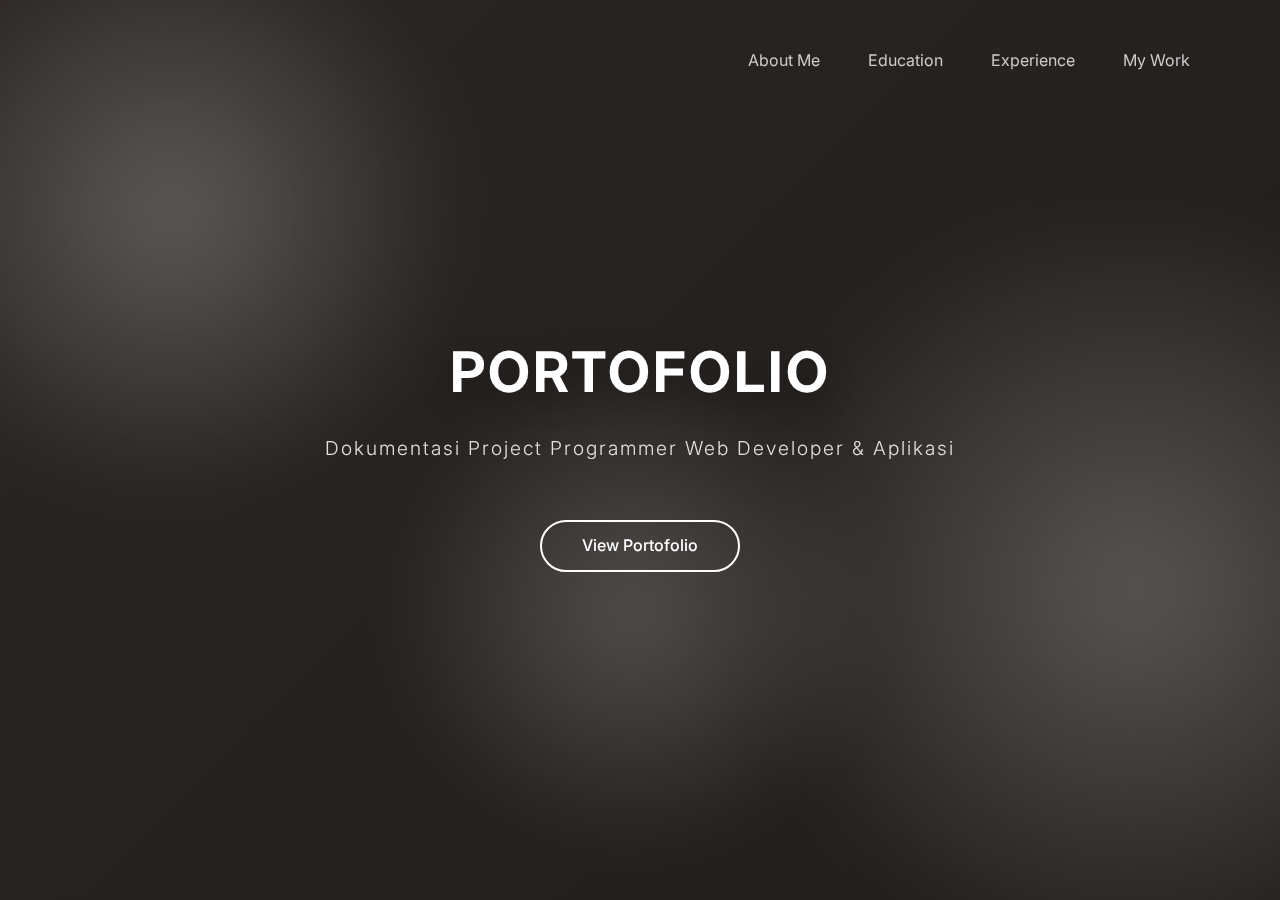
<file: index.html>
<!DOCTYPE html>
<html lang="en">

<head>
    <meta charset="UTF-8">
    <meta name="viewport" content="width=device-width, initial-scale=1.0">
    <title>
        Home - My Portfolio    </title>
    <link href="https://fonts.googleapis.com/css2?family=Inter:wght@300;400;600;700&display=swap" rel="stylesheet">
    <link rel="stylesheet" href="./assets/css/style.css">
    <script>
        if (/Android|webOS|iPhone|iPad|iPod|BlackBerry|IEMobile|Opera Mini/i.test(navigator.userAgent)) {
            window.location.href = "mobile.html";
        }
    </script>
</head>

<body>

    <!-- Animated Background -->
    <div class="cloud-bg">
        <div class="cloud cloud-1"></div>
        <div class="cloud cloud-2"></div>
        <div class="cloud cloud-3"></div>
    </div>

    <!-- Navigation -->
    <nav class="navbar">
        <div class="container">
            <ul class="nav-links">
                <li><a href="./about.html" class="">About Me</a>
                </li>
                <li><a href="./education.html"
                        class="">Education</a></li>
                <li><a href="./experience.html"
                        class="">Experience</a></li>
                <li><a href="./work.html" class="">My Work</a>
                </li>
            </ul>
        </div>
    </nav>

    <!-- Main Content -->
    <main class="content-wrapper">
        <div class="container">
            <section class="home-hero">
    <div class="hero-content">
        <h1 class="hero-title">PORTOFOLIO</h1>
        <p class="hero-subtitle">Dokumentasi Project Programmer Web Developer & Aplikasi</p>
        <a href="./work.html" class="btn hero-btn">View Portofolio</a>
    </div>
</section>
        </div>
    </main>



    <script src="./assets/js/main.js"></script>
</body>

</html>
</file>
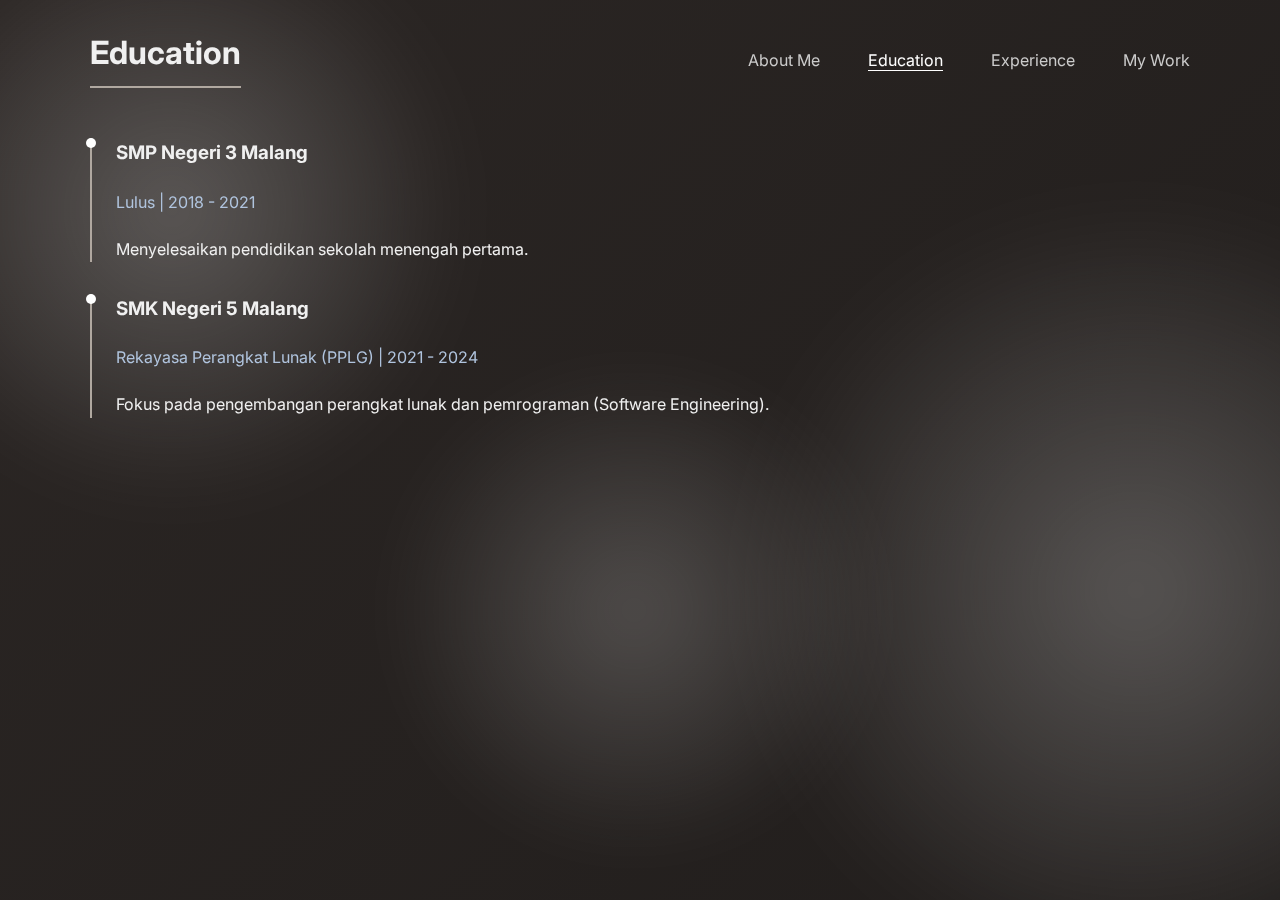
<file: education.html>
<!DOCTYPE html>
<html lang="en">

<head>
    <meta charset="UTF-8">
    <meta name="viewport" content="width=device-width, initial-scale=1.0">
    <title>
        Education - Portfolio </title>
    <link href="https://fonts.googleapis.com/css2?family=Inter:wght@300;400;600;700&display=swap" rel="stylesheet">
    <link rel="stylesheet" href="./assets/css/style.css">
    <script>
        if (window.innerWidth <= 768 || /Android|webOS|iPhone|iPad|iPod|BlackBerry|IEMobile|Opera Mini/i.test(navigator.userAgent)) {
            window.location.href = "mobile.html#education";
        }
    </script>
</head>

<body>

    <!-- Animated Background -->
    <div class="cloud-bg">
        <div class="cloud cloud-1"></div>
        <div class="cloud cloud-2"></div>
        <div class="cloud cloud-3"></div>
    </div>

    <!-- Navigation -->
    <nav class="navbar">
        <div class="container">
            <ul class="nav-links">
                <li><a href="./about.html" class="">About Me</a>
                </li>
                <li><a href="./education.html" class="active">Education</a></li>
                <li><a href="./experience.html" class="">Experience</a></li>
                <li><a href="./work.html" class="">My Work</a>
                </li>
            </ul>
        </div>
    </nav>

    <!-- Main Content -->
    <main class="content-wrapper">
        <div class="container">
            <h2><a href="./index.html" style="text-decoration: none; color: inherit;">Education</a></h2>

            <div class="timeline">
                <!-- Item 1 (Oldest): SMP -->
                <div class="timeline-item">
                    <h3>SMP Negeri 3 Malang</h3>
                    <h4 style="color: #b0c4de; font-weight: 400;">Lulus | 2018 - 2021</h4>
                    <p>Menyelesaikan pendidikan sekolah menengah pertama.</p>
                </div>

                <!-- Item 2 (Newest): SMK -->
                <div class="timeline-item">
                    <h3>SMK Negeri 5 Malang</h3>
                    <h4 style="color: #b0c4de; font-weight: 400;">Rekayasa Perangkat Lunak (PPLG) | 2021 - 2024</h4>
                    <p>Fokus pada pengembangan perangkat lunak dan pemrograman (Software Engineering).</p>
                </div>
            </div>
        </div>
    </main>



    <script src="./assets/js/main.js"></script>
</body>

</html>
</file>
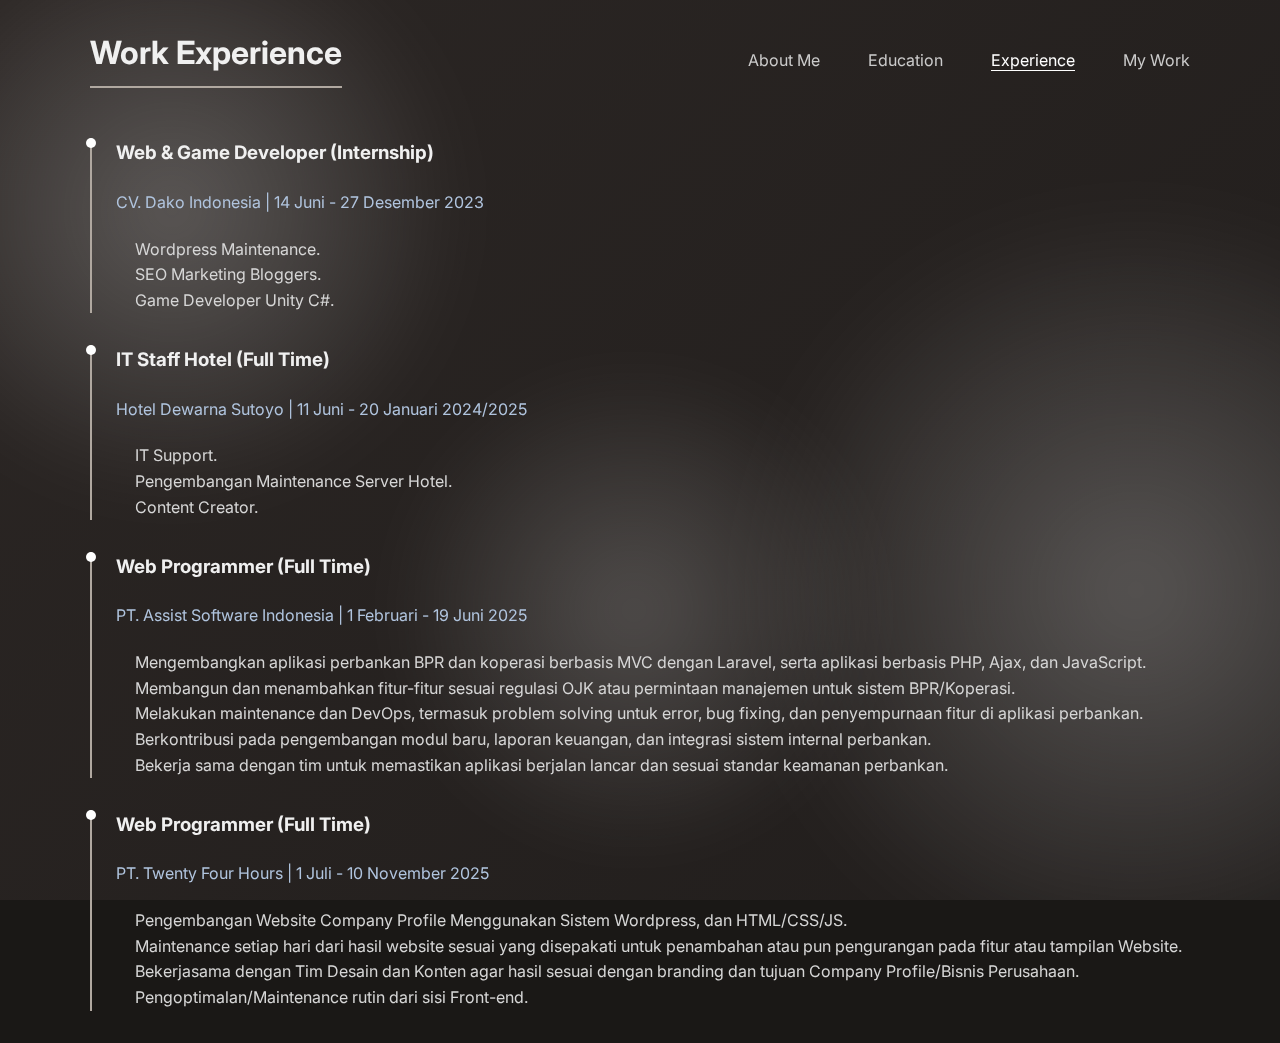
<file: experience.html>
<!DOCTYPE html>
<html lang="en">

<head>
    <meta charset="UTF-8">
    <meta name="viewport" content="width=device-width, initial-scale=1.0">
    <title>
        Experience - Portfolio </title>
    <link href="https://fonts.googleapis.com/css2?family=Inter:wght@300;400;600;700&display=swap" rel="stylesheet">
    <link rel="stylesheet" href="./assets/css/style.css">
    <script>
        if (window.innerWidth <= 768 || /Android|webOS|iPhone|iPad|iPod|BlackBerry|IEMobile|Opera Mini/i.test(navigator.userAgent)) {
            window.location.href = "mobile.html#experience";
        }
    </script>
</head>

<body>

    <!-- Animated Background -->
    <div class="cloud-bg">
        <div class="cloud cloud-1"></div>
        <div class="cloud cloud-2"></div>
        <div class="cloud cloud-3"></div>
    </div>

    <!-- Navigation -->
    <nav class="navbar">
        <div class="container">
            <ul class="nav-links">
                <li><a href="./about.html" class="">About Me</a>
                </li>
                <li><a href="./education.html" class="">Education</a></li>
                <li><a href="./experience.html" class="active">Experience</a></li>
                <li><a href="./work.html" class="">My Work</a>
                </li>
            </ul>
        </div>
    </nav>

    <!-- Main Content -->
    <main class="content-wrapper">
        <div class="container">
            <h2><a href="./index.html" style="text-decoration: none; color: inherit;">Work Experience</a></h2>

            <div class="timeline">
                <!-- Item 1 (Oldest): CV. Dako Indonesia -->
                <div class="timeline-item">
                    <h3>Web & Game Developer (Internship)</h3>
                    <h4 style="color: #b0c4de; font-weight: 400;">CV. Dako Indonesia | 14 Juni - 27 Desember 2023</h4>
                    <ul style="margin-top: 0.5rem; padding-left: 1.2rem; color: #d6d6d6;">
                        <li>Wordpress Maintenance.</li>
                        <li>SEO Marketing Bloggers.</li>
                        <li>Game Developer Unity C#.</li>
                    </ul>
                </div>

                <!-- Item 2: Hotel Dewarna Sutoyo -->
                <div class="timeline-item">
                    <h3>IT Staff Hotel (Full Time)</h3>
                    <h4 style="color: #b0c4de; font-weight: 400;">Hotel Dewarna Sutoyo | 11 Juni - 20 Januari 2024/2025
                    </h4>
                    <ul style="margin-top: 0.5rem; padding-left: 1.2rem; color: #d6d6d6;">
                        <li>IT Support.</li>
                        <li>Pengembangan Maintenance Server Hotel.</li>
                        <li>Content Creator.</li>
                    </ul>
                </div>

                <!-- Item 3: PT. Assist Software Indonesia -->
                <div class="timeline-item">
                    <h3>Web Programmer (Full Time)</h3>
                    <h4 style="color: #b0c4de; font-weight: 400;">PT. Assist Software Indonesia | 1 Februari - 19 Juni
                        2025</h4>
                    <ul style="margin-top: 0.5rem; padding-left: 1.2rem; color: #d6d6d6;">
                        <li>Mengembangkan aplikasi perbankan BPR dan koperasi berbasis MVC dengan Laravel, serta
                            aplikasi berbasis PHP, Ajax, dan JavaScript.</li>
                        <li>Membangun dan menambahkan fitur-fitur sesuai regulasi OJK atau permintaan manajemen untuk
                            sistem BPR/Koperasi.</li>
                        <li>Melakukan maintenance dan DevOps, termasuk problem solving untuk error, bug fixing, dan
                            penyempurnaan fitur di aplikasi perbankan.</li>
                        <li>Berkontribusi pada pengembangan modul baru, laporan keuangan, dan integrasi sistem internal
                            perbankan.</li>
                        <li>Bekerja sama dengan tim untuk memastikan aplikasi berjalan lancar dan sesuai standar
                            keamanan perbankan.</li>
                    </ul>
                </div>

                <!-- Item 4 (Newest): PT. Twenty Four Hours -->
                <div class="timeline-item">
                    <h3>Web Programmer (Full Time)</h3>
                    <h4 style="color: #b0c4de; font-weight: 400;">PT. Twenty Four Hours | 1 Juli - 10 November 2025</h4>
                    <ul style="margin-top: 0.5rem; padding-left: 1.2rem; color: #d6d6d6;">
                        <li>Pengembangan Website Company Profile Menggunakan Sistem Wordpress, dan HTML/CSS/JS.</li>
                        <li>Maintenance setiap hari dari hasil website sesuai yang disepakati untuk penambahan atau pun
                            pengurangan pada fitur atau tampilan Website.</li>
                        <li>Bekerjasama dengan Tim Desain dan Konten agar hasil sesuai dengan branding dan tujuan
                            Company Profile/Bisnis Perusahaan.</li>
                        <li>Pengoptimalan/Maintenance rutin dari sisi Front-end.</li>
                    </ul>
                </div>
            </div>
        </div>
    </main>



    <script src="./assets/js/main.js"></script>
</body>

</html>
</file>
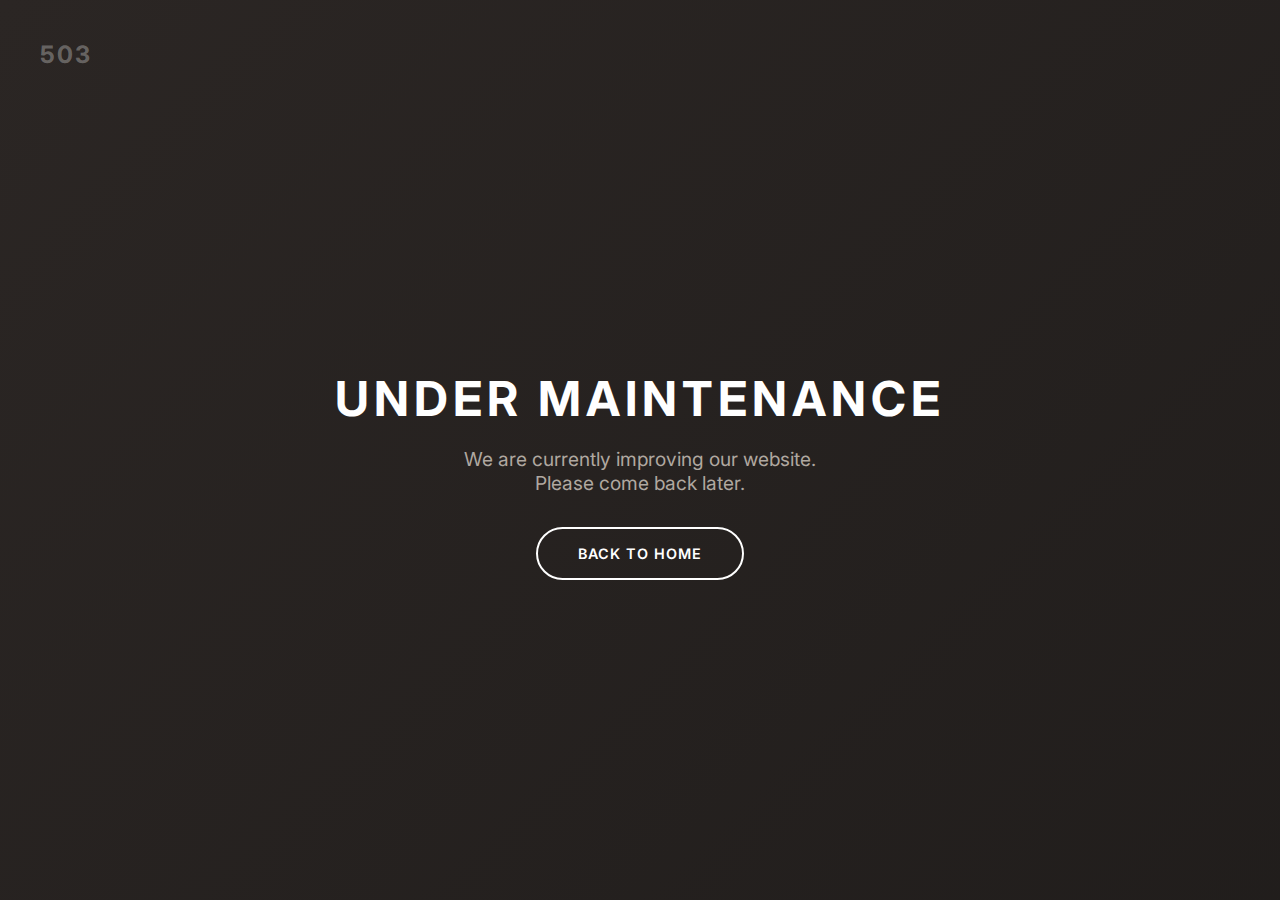
<file: maintenance.html>
<!DOCTYPE html>
<html lang="en">

<head>
    <meta charset="UTF-8">
    <meta name="viewport" content="width=device-width, initial-scale=1.0">
    <title>Maintenance - 503</title>
    <link href="https://fonts.googleapis.com/css2?family=Inter:wght@300;400;700&display=swap" rel="stylesheet">
    <style>
        body {
            margin: 0;
            padding: 0;
            background: linear-gradient(135deg, #2b2624 0%, #171514 100%);
            background-size: 200% 200%;
            animation: gradientShift 15s ease infinite;
            color: #f0f0f0;
            font-family: 'Inter', sans-serif;
            height: 100vh;
            overflow: hidden;
            display: flex;
            flex-direction: column;
            justify-content: center;
            align-items: center;
            position: relative;
        }

        @keyframes gradientShift {
            0% {
                background-position: 0% 50%;
            }

            50% {
                background-position: 100% 50%;
            }

            100% {
                background-position: 0% 50%;
            }
        }

        .code {
            position: absolute;
            top: 40px;
            left: 40px;
            font-size: 1.5rem;
            font-weight: 700;
            color: rgba(255, 255, 255, 0.3);
            letter-spacing: 2px;
        }

        .content {
            text-align: center;
            z-index: 10;
        }

        h1 {
            font-size: 3rem;
            margin-bottom: 1rem;
            text-transform: uppercase;
            letter-spacing: 5px;
            color: #fff;
        }

        p {
            font-size: 1.2rem;
            color: #b0a8a0;
            margin-bottom: 3rem;
        }

        .btn-back {
            padding: 1rem 2.5rem;
            background: transparent;
            border: 2px solid #fff;
            color: #fff;
            text-decoration: none;
            font-weight: 600;
            border-radius: 50px;
            transition: all 0.3s ease;
            text-transform: uppercase;
            letter-spacing: 1px;
            font-size: 0.9rem;
        }

        .btn-back:hover {
            background: #fff;
            color: #1a1816;
            box-shadow: 0 0 20px rgba(255, 255, 255, 0.3);
        }
    </style>
</head>

<body>

    <div class="code">503</div>

    <div class="content">
        <h1>Under Maintenance</h1>
        <p>We are currently improving our website. <br> Please come back later.</p>

        <a href="./index.html" class="btn-back">Back to Home</a>
    </div>

</body>

</html>
</file>
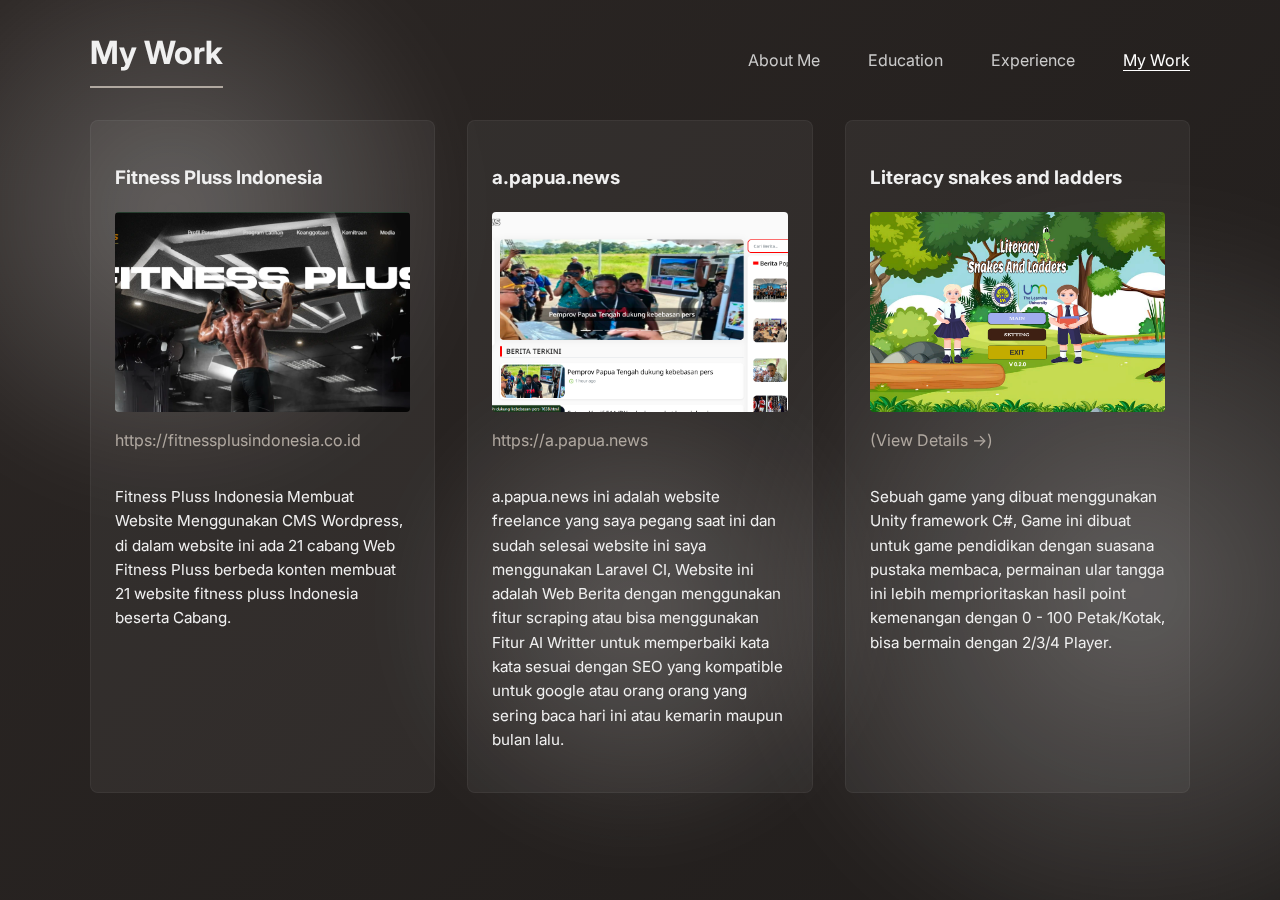
<file: work.html>
<!DOCTYPE html>
<html lang="en">

<head>
    <meta charset="UTF-8">
    <meta name="viewport" content="width=device-width, initial-scale=1.0">
    <title>
        My Work - Portfolio </title>
    <link href="https://fonts.googleapis.com/css2?family=Inter:wght@300;400;600;700&display=swap" rel="stylesheet">
    <link rel="stylesheet" href="./assets/css/style.css">
    <script>
        if (window.innerWidth <= 768 || /Android|webOS|iPhone|iPad|iPod|BlackBerry|IEMobile|Opera Mini/i.test(navigator.userAgent)) {
            window.location.href = "mobile.html#work";
        }
    </script>
</head>

<body>

    <!-- Animated Background -->
    <div class="cloud-bg">
        <div class="cloud cloud-1"></div>
        <div class="cloud cloud-2"></div>
        <div class="cloud cloud-3"></div>
    </div>

    <!-- Navigation -->
    <nav class="navbar">
        <div class="container">
            <ul class="nav-links">
                <li><a href="./about.html" class="">About Me</a>
                </li>
                <li><a href="./education.html" class="">Education</a></li>
                <li><a href="./experience.html" class="">Experience</a></li>
                <li><a href="./work.html" class="active">My Work</a>
                </li>
            </ul>
        </div>
    </nav>

    <!-- Main Content -->
    <main class="content-wrapper">
        <div class="container">
            <h2><a href="./index.html" style="text-decoration: none; color: inherit;">My Work</a></h2>
            <div class="card-grid">


                <div class="card">
                    <h3>Fitness Pluss Indonesia</h3>
                    <div
                        style="height: 200px; overflow: hidden; border-radius: 4px; margin-bottom: 1rem; margin-top: 0.5rem;">
                        <img src="./assets/My Work/fp-indonesia.png" alt="Fitness Pluss Indonesia"
                            style="width: 100%; height: 100%; object-fit: cover;">
                    </div>
                    <a href="https://fitnessplusindonesia.co.id" target="_blank"
                        style="color: var(--highlight); display: inline-block; margin-bottom: 1rem;">https://fitnessplusindonesia.co.id</a>
                    <p style="font-size: 0.95rem; margin-bottom: 1rem;">
                        Fitness Pluss Indonesia Membuat Website Menggunakan CMS Wordpress, di dalam website ini ada 21
                        cabang Web
                        Fitness Pluss berbeda konten membuat 21 website fitness pluss
                        Indonesia beserta Cabang.
                    </p>
                </div>


                <div class="card">
                    <h3>a.papua.news</h3>
                    <div
                        style="height: 200px; overflow: hidden; border-radius: 4px; margin-bottom: 1rem; margin-top: 0.5rem;">
                        <img src="./assets/My Work/a.papua.news.png" alt="a.papua.news"
                            style="width: 100%; height: 100%; object-fit: cover;">
                    </div>
                    <a href="https://a.papua.news" target="_blank"
                        style="color: var(--highlight); display: inline-block; margin-bottom: 1rem;">https://a.papua.news</a>
                    <p style="font-size: 0.95rem; margin-bottom: 1rem;">
                        a.papua.news ini adalah website freelance yang saya pegang saat ini dan sudah selesai website
                        ini saya
                        menggunakan Laravel CI, Website ini adalah Web Berita dengan menggunakan fitur scraping atau
                        bisa
                        menggunakan Fitur AI Writter untuk memperbaiki kata kata sesuai dengan SEO yang kompatible untuk
                        google atau
                        orang orang yang sering baca hari ini atau kemarin maupun bulan lalu.
                    </p>
                </div>


                <div class="card">
                    <h3>Literacy snakes and ladders</h3>
                    <div
                        style="height: 200px; overflow: hidden; border-radius: 4px; margin-bottom: 1rem; margin-top: 0.5rem;">
                        <img src="./assets/My Work/Game.png" alt="Literacy snakes and ladders"
                            style="width: 100%; height: 100%; object-fit: cover;">
                    </div>
                    <a href="./maintenance.html"
                        style="color: var(--highlight); display: inline-block; margin-bottom: 1rem;">(View
                        Details
                        &rarr;)</a>
                    <p style="font-size: 0.95rem; margin-bottom: 1rem;">
                        Sebuah game yang dibuat menggunakan Unity framework C#, Game ini dibuat untuk game pendidikan
                        dengan suasana
                        pustaka membaca, permainan ular tangga ini lebih memprioritaskan hasil point kemenangan dengan 0
                        - 100
                        Petak/Kotak, bisa bermain dengan 2/3/4 Player.
                    </p>
                </div>

            </div>
        </div>
    </main>



    <script src="./assets/js/main.js"></script>
</body>

</html>
</file>
<file: assets/css/style.css>
:root {
    --primary-color: #1a1816;
    --secondary-color: #262422;
    --accent-color: #d6d6d6;
    --text-color: #f0f0f0;
    --highlight: #b0a8a0;
    --font-main: 'Inter', sans-serif;
}

body {
    margin: 0;
    padding: 0;
    font-family: var(--font-main);
    background-color: var(--primary-color);
    color: var(--text-color);
    line-height: 1.6;
    overflow-x: hidden;
}

a {
    text-decoration: none;
    color: inherit;
    transition: 0.3s;
}

ul {
    list-style: none;
    padding: 0;
}

.container {
    max-width: 1100px;
    margin: 0 auto;
    padding: 0 20px;
}

.navbar {
    background: transparent;
    padding: 2rem 0;
    position: absolute;
    width: 100%;
    top: 0;
    z-index: 1000;
    border-bottom: none;
    pointer-events: none;
}

.navbar .container {
    display: flex;
    justify-content: flex-end;
    align-items: center;
    pointer-events: none;
}

/* Hide Logo if not needed or make subtle */
.logo {
    display: none;
}

.nav-links {
    display: flex;
    gap: 3rem;
    pointer-events: auto;
}

.nav-links a {
    font-weight: 400;
    font-size: 1rem;
    opacity: 0.9;
    color: #dedede;
    text-transform: capitalize;
}

.nav-links a:hover,
.nav-links a.active {
    opacity: 1;
    color: #fff;
    border-bottom: 1px solid #fff;
}

/* Cloud Animation */
.cloud-bg {
    position: fixed;
    top: 0;
    left: 0;
    width: 100%;
    height: 100%;
    z-index: -1;
    overflow: hidden;
    background: linear-gradient(135deg, #2b2624 0%, #171514 100%);
    background-size: 200% 200%;
    animation: gradientShift 15s ease infinite;
}

@keyframes gradientShift {
    0% {
        background-position: 0% 50%;
    }

    50% {
        background-position: 100% 50%;
    }

    100% {
        background-position: 0% 50%;
    }
}

.cloud {
    position: absolute;
    background: radial-gradient(circle, rgba(255, 255, 255, 0.4) 0%, rgba(255, 255, 255, 0) 70%);
    border-radius: 50%;
    filter: blur(30px);
    opacity: 0.6;
    transition: transform 0.1s ease-out;
}

.cloud-1 {
    width: 600px;
    height: 600px;
    top: -10%;
    left: -10%;
}

.cloud-2 {
    width: 800px;
    height: 800px;
    bottom: -10%;
    right: -20%;
}

.cloud-3 {
    width: 500px;
    height: 500px;
    top: 40%;
    left: 30%;
    opacity: 0.5;
}

/* Content */
.content-wrapper {
    padding-top: 0;
    min-height: 100vh;
    animation: fadeIn 1s ease-in;
}

@keyframes fadeIn {
    from {
        opacity: 0;
        transform: translateY(10px);
    }

    to {
        opacity: 1;
        transform: translateY(0);
    }
}

/* Hero Section */
.home-hero {
    height: 100vh;
    display: flex;
    justify-content: center;
    align-items: center;
    text-align: center;
    position: relative;
    z-index: 2;
}

.hero-title {
    font-size: 3.5rem;
    font-weight: 700;
    text-transform: uppercase;
    letter-spacing: 3px;
    margin: 0;
    color: #fff;
    text-shadow: 0 10px 30px rgba(0, 0, 0, 0.3);
}

.hero-subtitle {
    font-size: 1.2rem;
    color: #e0e1dd;
    margin: 1rem 0 2.5rem 0;
    font-weight: 300;
    letter-spacing: 2px;
}

/* Headings */
h1 {
    font-size: 2.5rem;
    margin-bottom: 1rem;
    color: #fff;
}

h2 {
    font-size: 2rem;
    border-bottom: 2px solid var(--highlight);
    padding-bottom: 0.5rem;
    margin-bottom: 2rem;
    display: inline-block;
    position: relative;
    z-index: 10;
    cursor: pointer;
}

h2 a:hover {
    color: #fff;
    text-shadow: 0 0 10px rgba(255, 255, 255, 0.5);
}

/* Buttons */
.btn {
    display: inline-block;
    padding: 0.8rem 1.5rem;
    background: var(--highlight);
    color: #fff;
    border-radius: 4px;
    margin-top: 1rem;
    font-weight: 600;
}

.btn:hover {
    background: #5c728f;
}

/* Hero Button - Moved AFTER generic .btn to ensure override */
.hero-btn {
    padding: 0.7rem 2.5rem;
    font-size: 1rem;
    border-radius: 50px;
    background: transparent;
    border: 2px solid #fff;
    transition: all 0.3s ease;
    color: #fff;
    font-weight: 500;
}

.hero-btn:hover {
    background: #fff;
    color: #000;
    transform: translateY(-3px);
    box-shadow: 0 5px 15px rgba(255, 255, 255, 0.2);
}

/* Cards */
.card-grid {
    display: grid;
    grid-template-columns: repeat(auto-fit, minmax(300px, 1fr));
    gap: 2rem;
}

.card {
    background: rgba(255, 255, 255, 0.05);
    padding: 1.5rem;
    border-radius: 8px;
    border: 1px solid rgba(255, 255, 255, 0.05);
    transition: transform 0.3s;
}

.card:hover {
    transform: translateY(-5px);
    background: rgba(255, 255, 255, 0.08);
}

.timeline-item {
    border-left: 2px solid var(--highlight);
    padding-left: 1.5rem;
    margin-bottom: 2rem;
    position: relative;
}

.timeline-item::before {
    content: '';
    position: absolute;
    left: -6px;
    top: 0;
    width: 10px;
    height: 10px;
    background: #fff;
    border-radius: 50%;
}

footer {
    text-align: center;
    padding: 2rem 0;
    margin-top: 3rem;
    color: rgba(255, 255, 255, 0.5);
    font-size: 0.9rem;
}

/* Mobile Responsiveness */
@media (max-width: 768px) {
    .container {
        padding: 0 15px;
    }

    /* Reduce Hero Text Sizes */
    .hero-title {
        font-size: 2.2rem;
        letter-spacing: 1px;
    }

    .hero-subtitle {
        font-size: 1rem;
        margin: 1rem 0 2rem 0;
    }

    .hero-btn {
        padding: 0.6rem 2rem;
        font-size: 0.9rem;
    }

    /* Adjust page headings */
    h1 {
        font-size: 2rem;
    }

    h2 {
        font-size: 1.6rem;
    }

    /* Single Page View Spacing */
    .mobile-container section {
        padding: 1.5rem 0 !important;
    }

    .home-hero {
        min-height: 80vh;
    }
}
</file>
